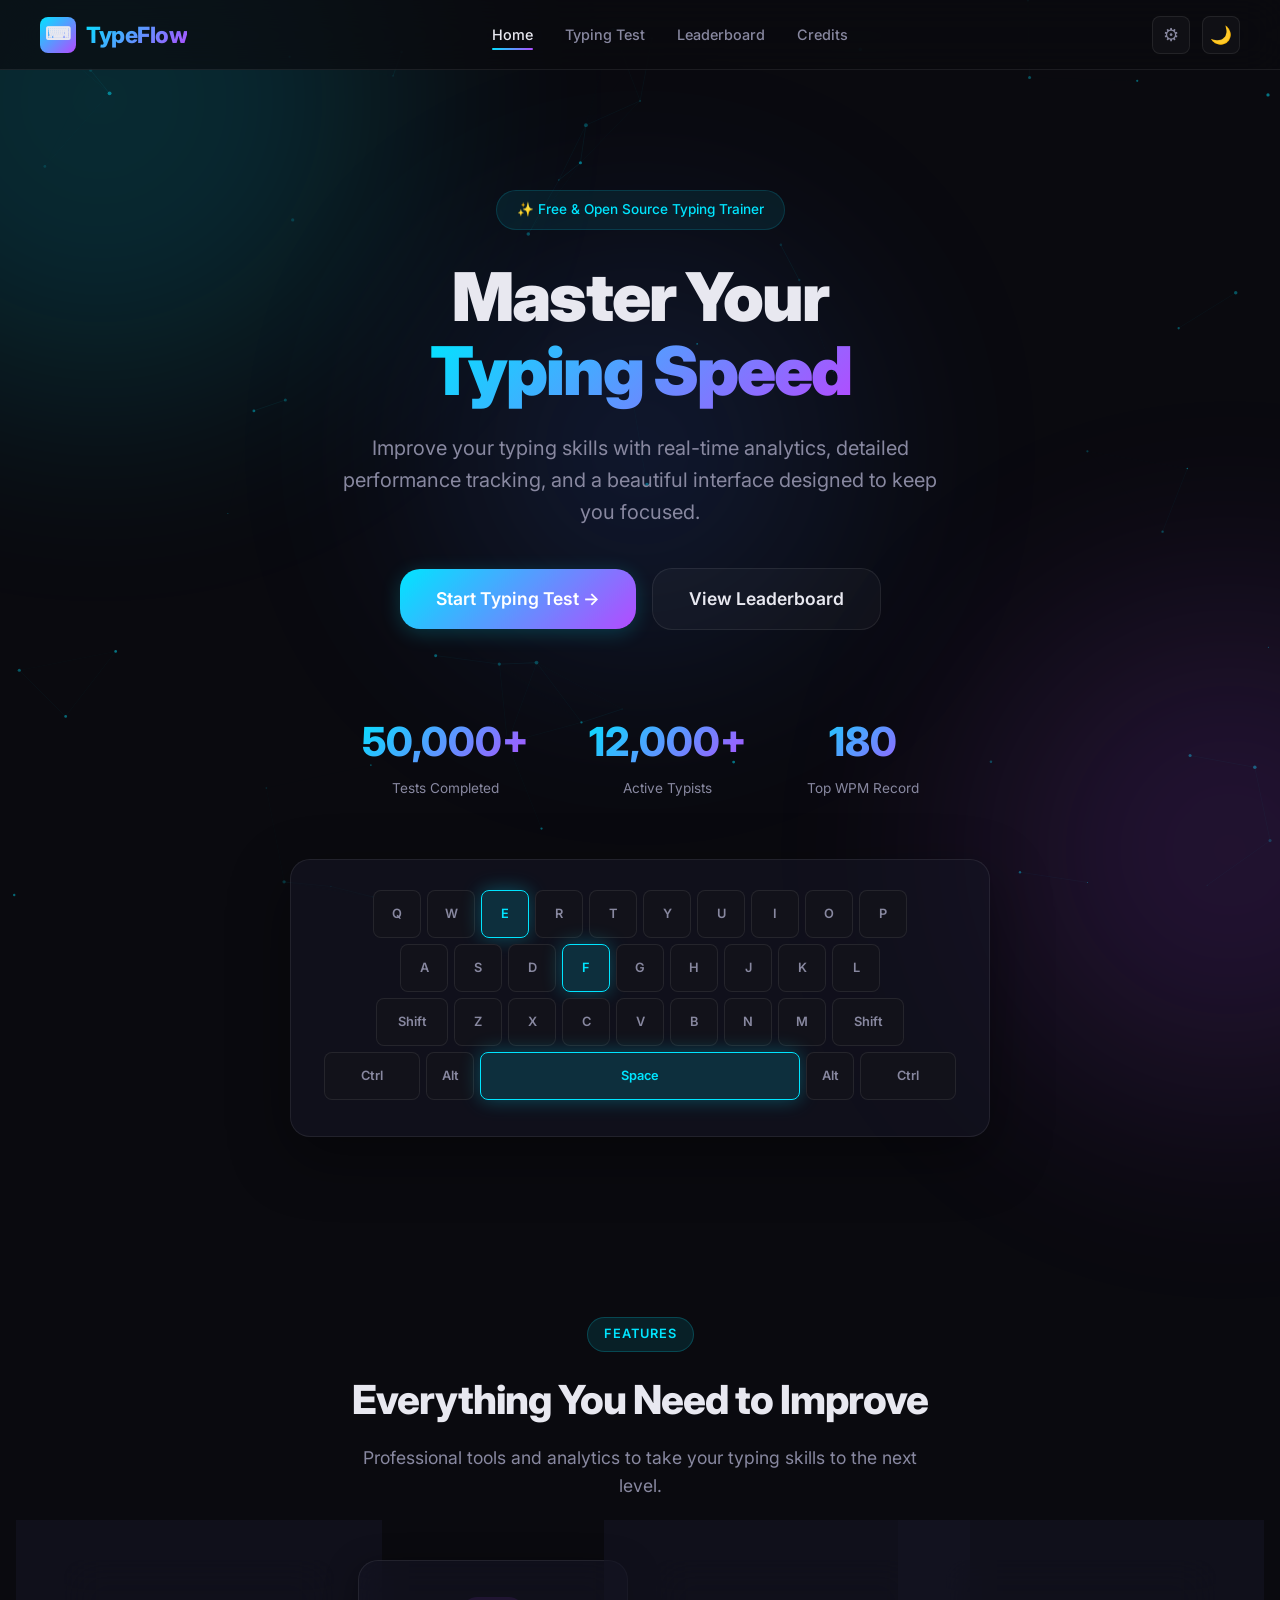
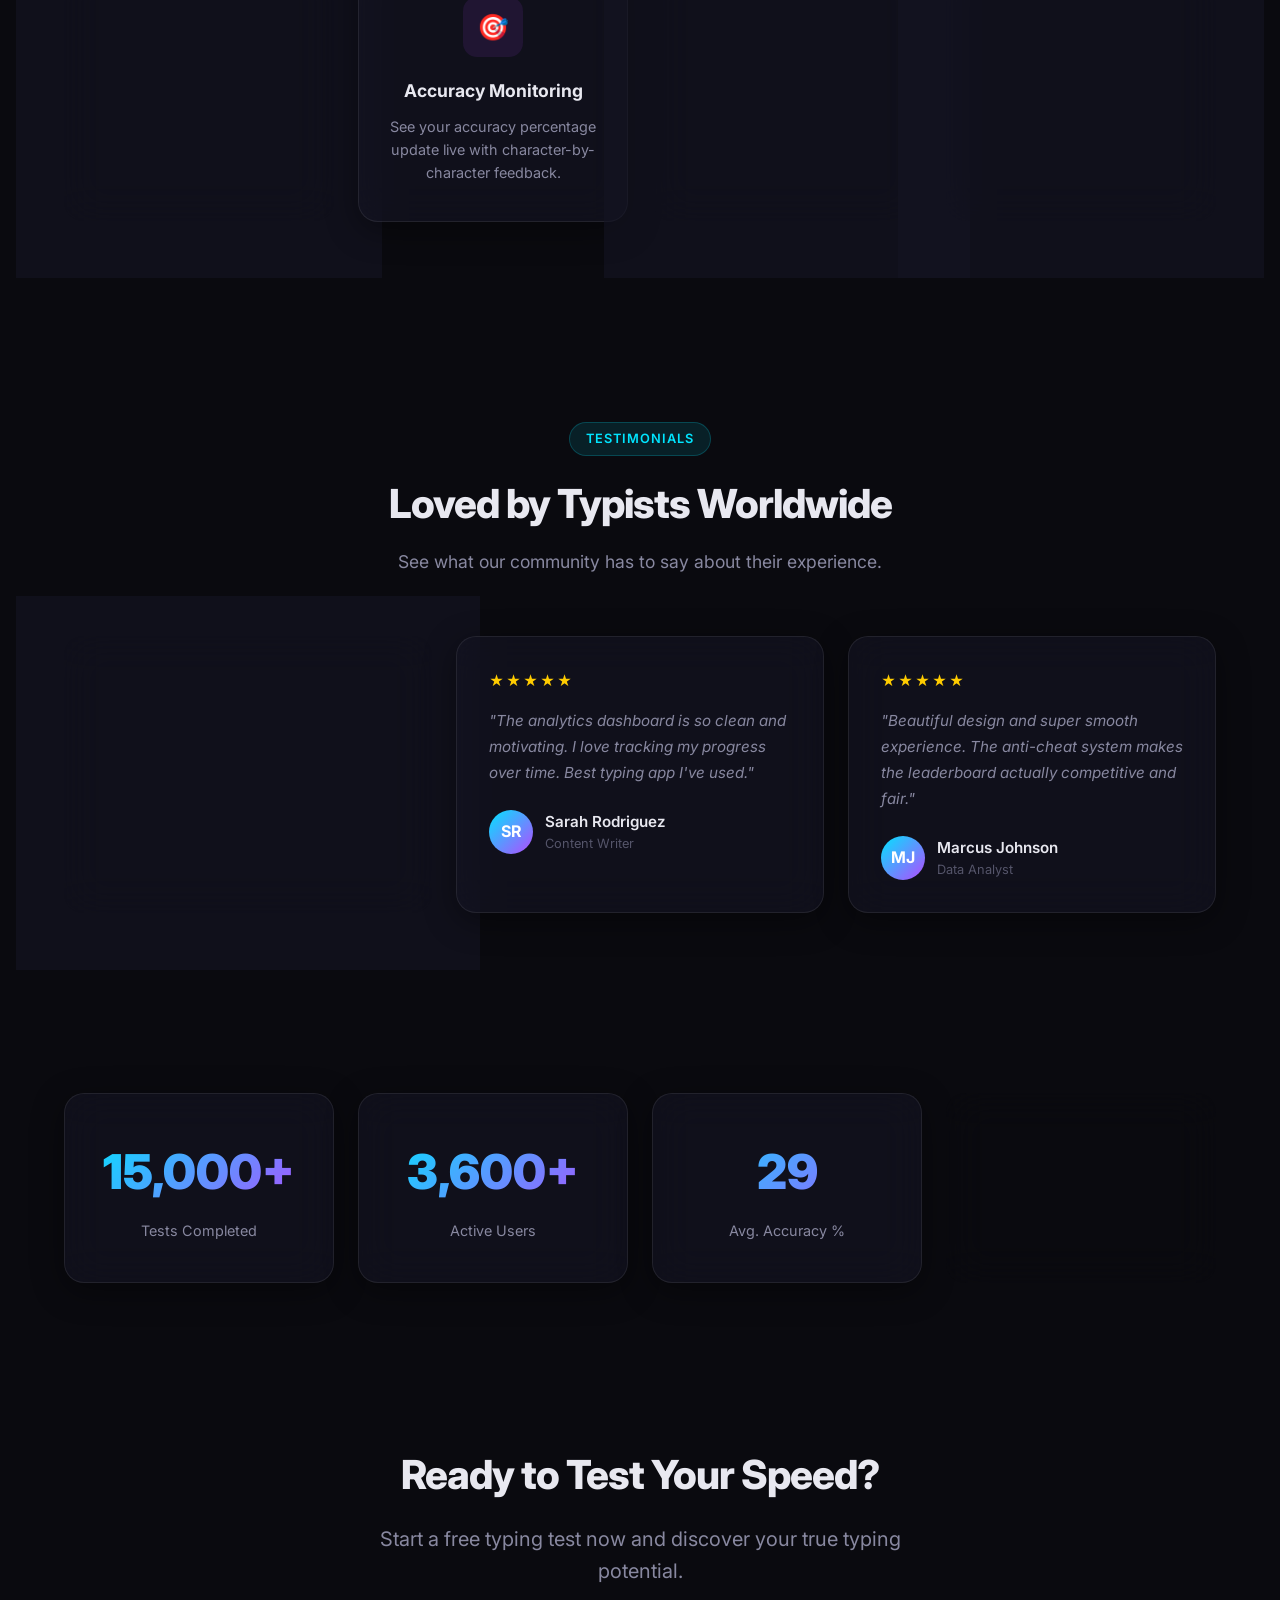
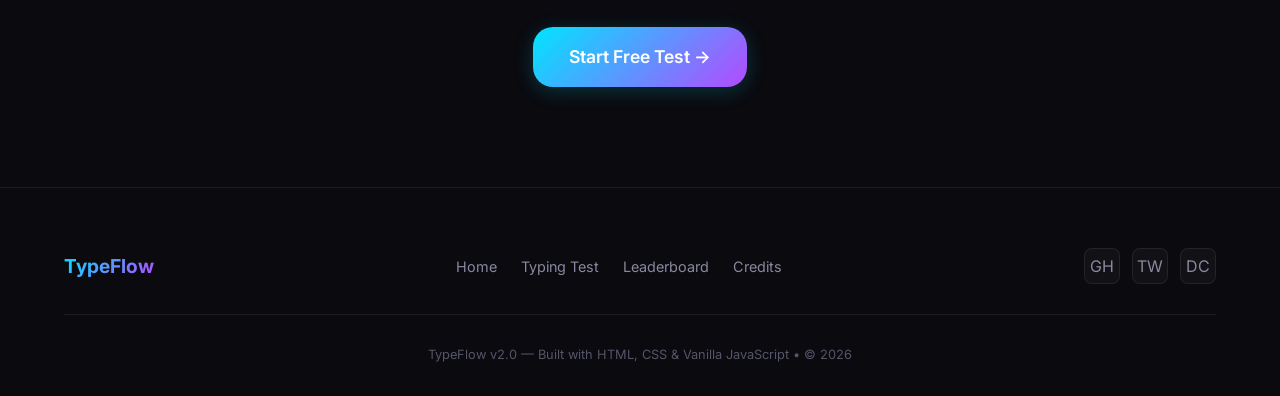
<file: index.html>
<!DOCTYPE html>
<html lang="en" data-theme="dark">
<head>
  <meta charset="UTF-8">
  <meta name="viewport" content="width=device-width, initial-scale=1.0">
  <title>TypeFlow — Master Your Typing Speed</title>
  <link rel="stylesheet" href="style.css">
  <link rel="icon" href="data:image/svg+xml,<svg xmlns='http://www.w3.org/2000/svg' viewBox='0 0 100 100'><text y='.9em' font-size='90'>⌨</text></svg>">
</head>
<body>
  <!-- Background Effects -->
  <canvas id="particles-canvas"></canvas>
  <div class="bg-gradient-orb orb-1"></div>
  <div class="bg-gradient-orb orb-2"></div>
  <div class="bg-gradient-orb orb-3"></div>

  <!-- Navbar -->
  <nav class="navbar">
    <a href="index.html" class="navbar-brand">
      <div class="brand-icon">⌨</div>
      <span>TypeFlow</span>
    </a>
    <div class="navbar-links">
      <a href="index.html" class="active">Home</a>
      <a href="test.html">Typing Test</a>
      <a href="leaderboard.html">Leaderboard</a>
      <a href="credits.html">Credits</a>
    </div>
    <div class="navbar-actions">
      <button class="icon-btn" id="settingsToggle" title="Settings">⚙</button>
      <button class="icon-btn" id="themeToggle" title="Toggle Theme">🌙</button>
    </div>
    <button class="hamburger" id="hamburgerBtn">
      <span></span><span></span><span></span>
    </button>
  </nav>

  <!-- Mobile Menu -->
  <div class="mobile-menu" id="mobileMenu">
    <a href="index.html" class="active">Home</a>
    <a href="test.html">Typing Test</a>
    <a href="leaderboard.html">Leaderboard</a>
    <a href="credits.html">Credits</a>
  </div>

  <!-- Settings Panel -->
  <div class="settings-panel" id="settingsPanel">
    <h3>Settings</h3>
    <div class="setting-group">
      <label>Theme</label>
      <div class="theme-options">
        <button class="theme-option active" data-theme="dark">Dark</button>
        <button class="theme-option" data-theme="light">Light</button>
        <button class="theme-option" data-theme="ocean">Ocean</button>
        <button class="theme-option" data-theme="sunset">Sunset</button>
      </div>
    </div>
    <div class="setting-group">
      <label>Preferences</label>
      <div class="toggle-setting">
        <span>Sound Effects</span>
        <label class="toggle-switch">
          <input type="checkbox" id="soundToggle">
          <span class="toggle-slider"></span>
        </label>
      </div>
      <div class="toggle-setting">
        <span>Particles Background</span>
        <label class="toggle-switch">
          <input type="checkbox" id="particlesToggle" checked>
          <span class="toggle-slider"></span>
        </label>
      </div>
    </div>
  </div>

  <!-- Main Content -->
  <div class="main-content">
    <!-- Hero Section -->
    <section class="hero">
      <div class="container">
        <div class="hero-content">
          <div class="hero-badge">✨ Free &amp; Open Source Typing Trainer</div>
          <h1>
            Master Your<br>
            <span class="gradient-text">Typing Speed</span>
          </h1>
          <p class="hero-subtitle">
            Improve your typing skills with real-time analytics, detailed performance tracking, and a beautiful interface designed to keep you focused.
          </p>
          <div class="hero-cta">
            <a href="test.html" class="btn btn-primary btn-lg">Start Typing Test →</a>
            <a href="leaderboard.html" class="btn btn-secondary btn-lg">View Leaderboard</a>
          </div>
        </div>

        <div class="hero-stats">
          <div class="hero-stat">
            <div class="stat-number" data-count="50000">0</div>
            <div class="stat-label">Tests Completed</div>
          </div>
          <div class="hero-stat">
            <div class="stat-number" data-count="12000">0</div>
            <div class="stat-label">Active Typists</div>
          </div>
          <div class="hero-stat">
            <div class="stat-number" data-count="180">0</div>
            <div class="stat-label">Top WPM Record</div>
          </div>
        </div>

        <div class="hero-visual">
          <div class="keyboard-preview">
            <div class="keyboard-row">
              <div class="key">Q</div><div class="key">W</div><div class="key active-key">E</div>
              <div class="key">R</div><div class="key">T</div><div class="key">Y</div>
              <div class="key">U</div><div class="key">I</div><div class="key">O</div><div class="key">P</div>
            </div>
            <div class="keyboard-row">
              <div class="key">A</div><div class="key">S</div><div class="key">D</div>
              <div class="key active-key">F</div><div class="key">G</div><div class="key">H</div>
              <div class="key">J</div><div class="key">K</div><div class="key">L</div>
            </div>
            <div class="keyboard-row">
              <div class="key wide">Shift</div>
              <div class="key">Z</div><div class="key">X</div><div class="key">C</div>
              <div class="key">V</div><div class="key">B</div><div class="key">N</div>
              <div class="key">M</div><div class="key wide">Shift</div>
            </div>
            <div class="keyboard-row">
              <div class="key wider">Ctrl</div><div class="key">Alt</div>
              <div class="key space-key active-key">Space</div>
              <div class="key">Alt</div><div class="key wider">Ctrl</div>
            </div>
          </div>
        </div>
      </div>
    </section>

    <!-- Features Section -->
    <section class="features">
      <div class="container">
        <div class="section-title">
          <div class="badge">Features</div>
          <h2>Everything You Need to Improve</h2>
          <p>Professional tools and analytics to take your typing skills to the next level.</p>
        </div>
        <div class="features-grid">
          <div class="feature-card glass-card animate-in">
            <div class="feature-icon cyan">⚡</div>
            <h3>Real-time WPM</h3>
            <p>Track your words per minute in real-time as you type with precision measurement.</p>
          </div>
          <div class="feature-card glass-card animate-in animate-in-delay-1">
            <div class="feature-icon purple">🎯</div>
            <h3>Accuracy Monitoring</h3>
            <p>See your accuracy percentage update live with character-by-character feedback.</p>
          </div>
          <div class="feature-card glass-card animate-in animate-in-delay-2">
            <div class="feature-icon blue">🏆</div>
            <h3>Leaderboards</h3>
            <p>Compete with others and track your ranking on our global leaderboard.</p>
          </div>
          <div class="feature-card glass-card animate-in animate-in-delay-3">
            <div class="feature-icon green">📊</div>
            <h3>Performance Analytics</h3>
            <p>Detailed speed graphs, streak counters, and performance grading after each test.</p>
          </div>
        </div>
      </div>
    </section>

    <!-- Testimonials Section -->
    <section class="testimonials">
      <div class="container">
        <div class="section-title">
          <div class="badge">Testimonials</div>
          <h2>Loved by Typists Worldwide</h2>
          <p>See what our community has to say about their experience.</p>
        </div>
        <div class="testimonials-grid">
          <div class="testimonial-card glass-card animate-in">
            <div class="stars">★★★★★</div>
            <p class="quote">"TypeFlow helped me go from 40 WPM to 95 WPM in just two months. The real-time feedback is incredible and keeps me motivated."</p>
            <div class="testimonial-author">
              <div class="testimonial-avatar">AK</div>
              <div class="testimonial-info">
                <h4>Alex Kim</h4>
                <p>Software Developer</p>
              </div>
            </div>
          </div>
          <div class="testimonial-card glass-card animate-in animate-in-delay-1">
            <div class="stars">★★★★★</div>
            <p class="quote">"The analytics dashboard is so clean and motivating. I love tracking my progress over time. Best typing app I've used."</p>
            <div class="testimonial-author">
              <div class="testimonial-avatar">SR</div>
              <div class="testimonial-info">
                <h4>Sarah Rodriguez</h4>
                <p>Content Writer</p>
              </div>
            </div>
          </div>
          <div class="testimonial-card glass-card animate-in animate-in-delay-2">
            <div class="stars">★★★★★</div>
            <p class="quote">"Beautiful design and super smooth experience. The anti-cheat system makes the leaderboard actually competitive and fair."</p>
            <div class="testimonial-author">
              <div class="testimonial-avatar">MJ</div>
              <div class="testimonial-info">
                <h4>Marcus Johnson</h4>
                <p>Data Analyst</p>
              </div>
            </div>
          </div>
        </div>
      </div>
    </section>

    <!-- Stats Counter Section -->
    <section class="stats-section">
      <div class="container">
        <div class="stats-grid">
          <div class="stat-card glass-card animate-in">
            <div class="stat-value" data-count="50000">0</div>
            <div class="stat-desc">Tests Completed</div>
          </div>
          <div class="stat-card glass-card animate-in animate-in-delay-1">
            <div class="stat-value" data-count="12000">0</div>
            <div class="stat-desc">Active Users</div>
          </div>
          <div class="stat-card glass-card animate-in animate-in-delay-2">
            <div class="stat-value" data-count="97">0</div>
            <div class="stat-desc">Avg. Accuracy %</div>
          </div>
          <div class="stat-card glass-card animate-in animate-in-delay-3">
            <div class="stat-value" data-count="4">0</div>
            <div class="stat-desc">Time Modes</div>
          </div>
        </div>
      </div>
    </section>

    <!-- CTA Section -->
    <section class="hero" style="padding: 80px 0 100px;">
      <div class="container">
        <div class="hero-content">
          <h2 style="font-size: 2.5rem; font-weight: 800; letter-spacing: -1px; margin-bottom: 16px;">
            Ready to Test Your Speed?
          </h2>
          <p class="hero-subtitle">
            Start a free typing test now and discover your true typing potential.
          </p>
          <div class="hero-cta">
            <a href="test.html" class="btn btn-primary btn-lg">Start Free Test →</a>
          </div>
        </div>
      </div>
    </section>

    <!-- Footer -->
    <footer class="footer">
      <div class="container">
        <div class="footer-content">
          <div class="footer-brand">
            <span>TypeFlow</span>
          </div>
          <div class="footer-links">
            <a href="index.html">Home</a>
            <a href="test.html">Typing Test</a>
            <a href="leaderboard.html">Leaderboard</a>
            <a href="credits.html">Credits</a>
          </div>
          <div class="footer-social">
            <a href="#" title="GitHub">GH</a>
            <a href="#" title="Twitter">TW</a>
            <a href="#" title="Discord">DC</a>
          </div>
        </div>
        <div class="footer-bottom">
          <p>TypeFlow v2.0 — Built with HTML, CSS &amp; Vanilla JavaScript &bull; © 2026</p>
        </div>
      </div>
    </footer>
  </div>

  <script src="script.js"></script>
</body>
</html>
</file>
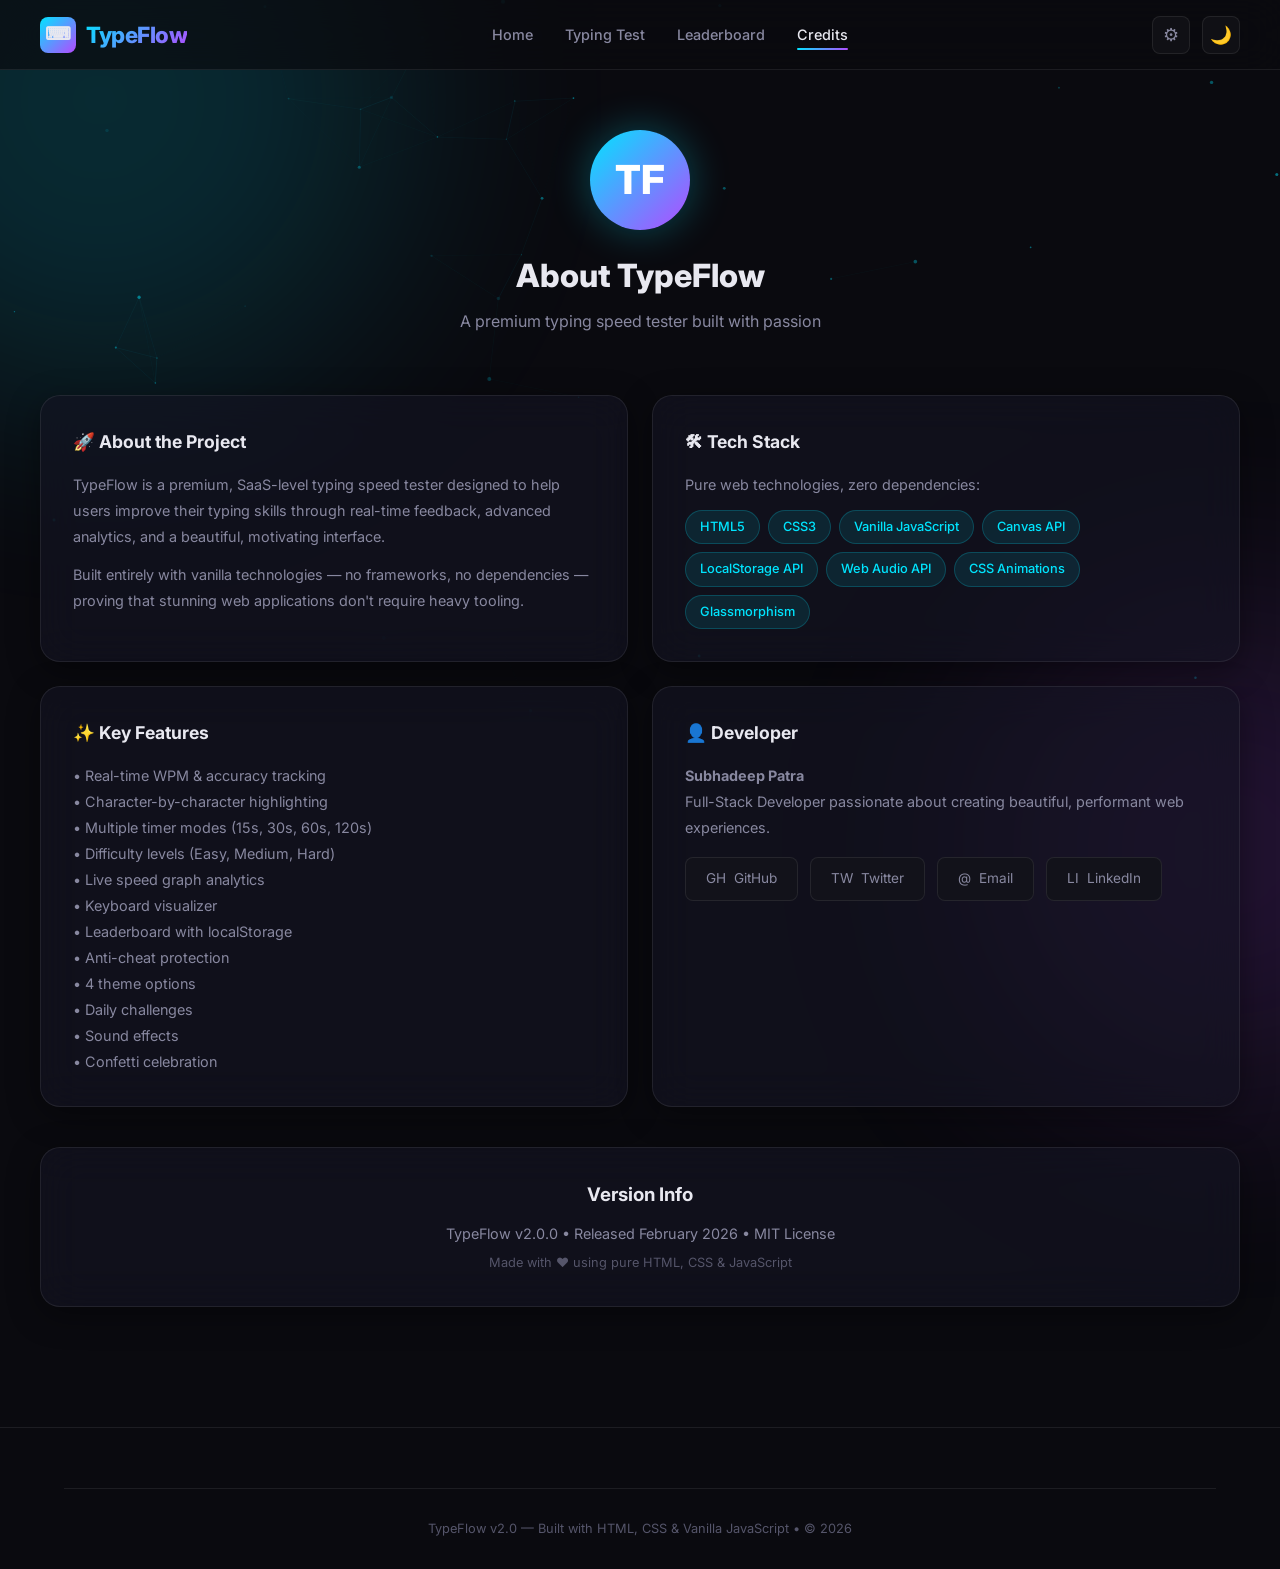
<file: credits.html>
<!DOCTYPE html>
<html lang="en" data-theme="dark">
<head>
  <meta charset="UTF-8">
  <meta name="viewport" content="width=device-width, initial-scale=1.0">
  <title>TypeFlow — Credits</title>
  <link rel="stylesheet" href="style.css">
  <link rel="icon" href="data:image/svg+xml,<svg xmlns='http://www.w3.org/2000/svg' viewBox='0 0 100 100'><text y='.9em' font-size='90'>⌨</text></svg>">
</head>
<body>
  <canvas id="particles-canvas"></canvas>
  <div class="bg-gradient-orb orb-1"></div>
  <div class="bg-gradient-orb orb-2"></div>

  <nav class="navbar">
    <a href="index.html" class="navbar-brand">
      <div class="brand-icon">⌨</div>
      <span>TypeFlow</span>
    </a>
    <div class="navbar-links">
      <a href="index.html">Home</a>
      <a href="test.html">Typing Test</a>
      <a href="leaderboard.html">Leaderboard</a>
      <a href="credits.html" class="active">Credits</a>
    </div>
    <div class="navbar-actions">
      <button class="icon-btn" id="settingsToggle" title="Settings">⚙</button>
      <button class="icon-btn" id="themeToggle" title="Toggle Theme">🌙</button>
    </div>
    <button class="hamburger" id="hamburgerBtn">
      <span></span><span></span><span></span>
    </button>
  </nav>

  <div class="mobile-menu" id="mobileMenu">
    <a href="index.html">Home</a>
    <a href="test.html">Typing Test</a>
    <a href="leaderboard.html">Leaderboard</a>
    <a href="credits.html" class="active">Credits</a>
  </div>

  <div class="settings-panel" id="settingsPanel">
    <h3>Settings</h3>
    <div class="setting-group">
      <label>Theme</label>
      <div class="theme-options">
        <button class="theme-option active" data-theme="dark">Dark</button>
        <button class="theme-option" data-theme="light">Light</button>
        <button class="theme-option" data-theme="ocean">Ocean</button>
        <button class="theme-option" data-theme="sunset">Sunset</button>
      </div>
    </div>
    <div class="setting-group">
      <label>Preferences</label>
      <div class="toggle-setting">
        <span>Sound Effects</span>
        <label class="toggle-switch">
          <input type="checkbox" id="soundToggle">
          <span class="toggle-slider"></span>
        </label>
      </div>
      <div class="toggle-setting">
        <span>Particles Background</span>
        <label class="toggle-switch">
          <input type="checkbox" id="particlesToggle" checked>
          <span class="toggle-slider"></span>
        </label>
      </div>
    </div>
  </div>

  <div class="main-content">
    <div class="container credits-page">
      <div class="credits-hero animate-in">
        <div class="dev-avatar">TF</div>
        <h1>About TypeFlow</h1>
        <p>A premium typing speed tester built with passion</p>
      </div>

      <div class="credits-grid">
        <div class="credit-card glass-card animate-in">
          <h3>🚀 About the Project</h3>
          <p>TypeFlow is a premium, SaaS-level typing speed tester designed to help users improve their typing skills through real-time feedback, advanced analytics, and a beautiful, motivating interface.</p>
          <p style="margin-top:12px;">Built entirely with vanilla technologies — no frameworks, no dependencies — proving that stunning web applications don't require heavy tooling.</p>
        </div>

        <div class="credit-card glass-card animate-in animate-in-delay-1">
          <h3>🛠 Tech Stack</h3>
          <p>Pure web technologies, zero dependencies:</p>
          <div class="tech-tags">
            <span class="tech-tag">HTML5</span>
            <span class="tech-tag">CSS3</span>
            <span class="tech-tag">Vanilla JavaScript</span>
            <span class="tech-tag">Canvas API</span>
            <span class="tech-tag">LocalStorage API</span>
            <span class="tech-tag">Web Audio API</span>
            <span class="tech-tag">CSS Animations</span>
            <span class="tech-tag">Glassmorphism</span>
          </div>
        </div>

        <div class="credit-card glass-card animate-in animate-in-delay-2">
          <h3>✨ Key Features</h3>
          <ul>
            <li>• Real-time WPM &amp; accuracy tracking</li>
            <li>• Character-by-character highlighting</li>
            <li>• Multiple timer modes (15s, 30s, 60s, 120s)</li>
            <li>• Difficulty levels (Easy, Medium, Hard)</li>
            <li>• Live speed graph analytics</li>
            <li>• Keyboard visualizer</li>
            <li>• Leaderboard with localStorage</li>
            <li>• Anti-cheat protection</li>
            <li>• 4 theme options</li>
            <li>• Daily challenges</li>
            <li>• Sound effects</li>
            <li>• Confetti celebration</li>
          </ul>
        </div>

        <div class="credit-card glass-card animate-in animate-in-delay-3">
          <h3>👤 Developer</h3>
          <p><strong>Subhadeep Patra</strong></p>
          <p>Full-Stack Developer passionate about creating beautiful, performant web experiences.</p>
          <div class="contact-links">
            <a href="https://github.com/Princexx2004" class="contact-link">
              <span>GH</span> GitHub
            </a>
            <a href="https://x.com/subhadeepx007" class="contact-link">
              <span>TW</span> Twitter
            </a>
            <a href="prince.midnapore@gmail.com" class="contact-link">
              <span>@</span> Email
            </a>
            <a href="www.linkedin.com/in/subhadeep-patra-132b82307" class="contact-link">
              <span>LI</span> LinkedIn
            </a>
          </div>
        </div>
      </div>

      <div class="glass-card animate-in" style="padding:32px; text-align:center; margin-top:20px;">
        <h3 style="margin-bottom:12px;">Version Info</h3>
        <p style="color:var(--text-secondary); font-size:0.9rem;">
          TypeFlow v2.0.0 &bull; Released February 2026 &bull; MIT License
        </p>
        <p style="color:var(--text-muted); font-size:0.8rem; margin-top:8px;">
          Made with ❤ using pure HTML, CSS &amp; JavaScript
        </p>
      </div>
    </div>
  </div>

  <footer class="footer" style="margin-top:60px;">
    <div class="container">
      <div class="footer-bottom">
        <p>TypeFlow v2.0 — Built with HTML, CSS &amp; Vanilla JavaScript &bull; © 2026</p>
      </div>
    </div>
  </footer>

  <script src="script.js"></script>
</body>
</html>
</file>
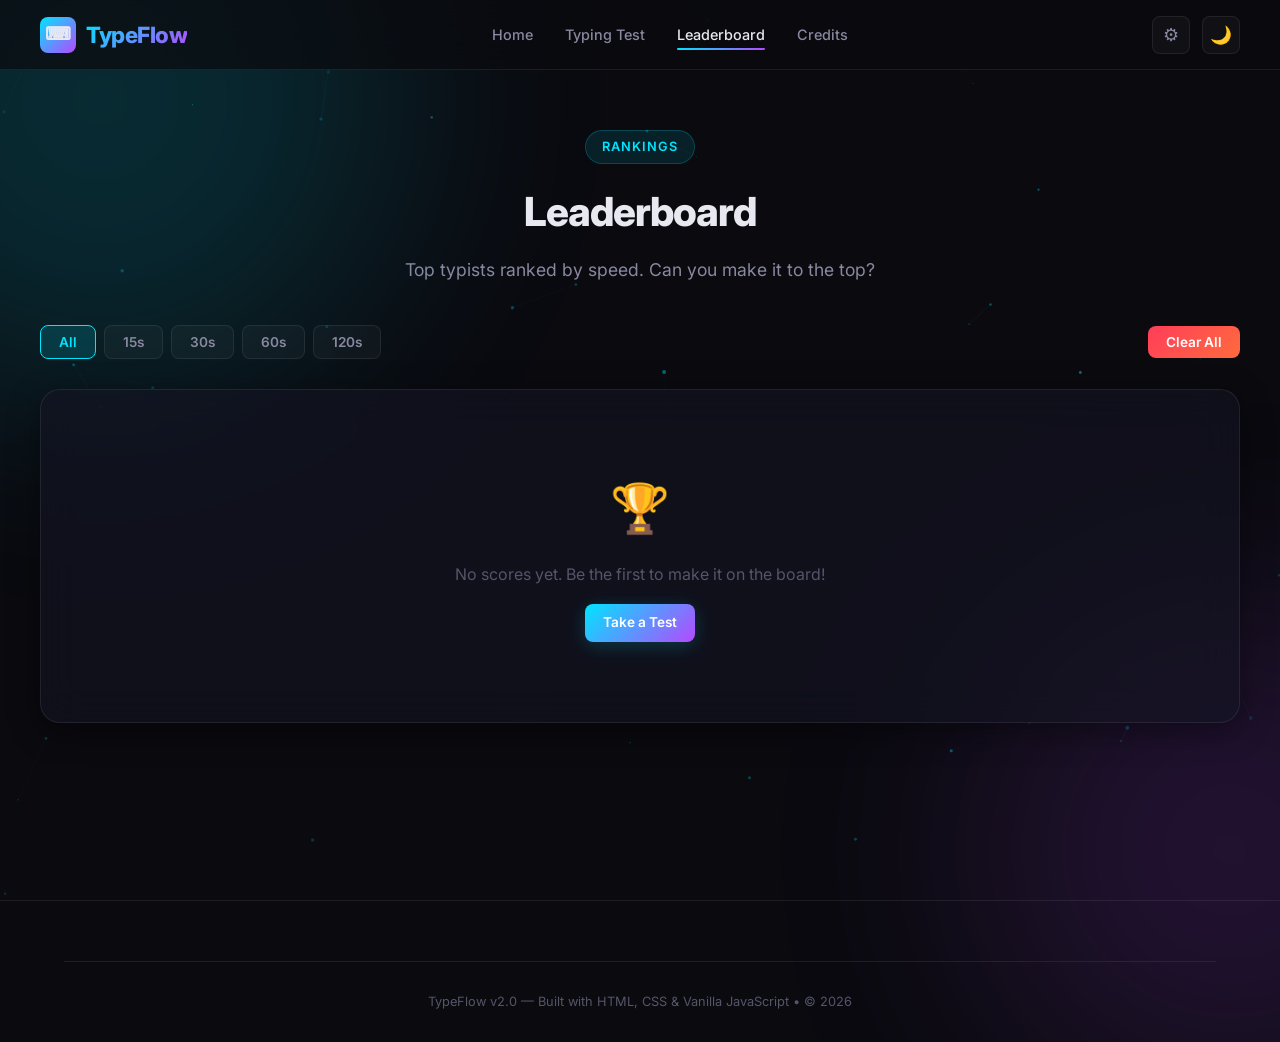
<file: leaderboard.html>
<!DOCTYPE html>
<html lang="en" data-theme="dark">
<head>
  <meta charset="UTF-8">
  <meta name="viewport" content="width=device-width, initial-scale=1.0">
  <title>TypeFlow — Leaderboard</title>
  <link rel="stylesheet" href="style.css">
  <link rel="icon" href="data:image/svg+xml,<svg xmlns='http://www.w3.org/2000/svg' viewBox='0 0 100 100'><text y='.9em' font-size='90'>⌨</text></svg>">
</head>
<body>
  <canvas id="particles-canvas"></canvas>
  <div class="bg-gradient-orb orb-1"></div>
  <div class="bg-gradient-orb orb-2"></div>

  <nav class="navbar">
    <a href="index.html" class="navbar-brand">
      <div class="brand-icon">⌨</div>
      <span>TypeFlow</span>
    </a>
    <div class="navbar-links">
      <a href="index.html">Home</a>
      <a href="test.html">Typing Test</a>
      <a href="leaderboard.html" class="active">Leaderboard</a>
      <a href="credits.html">Credits</a>
    </div>
    <div class="navbar-actions">
      <button class="icon-btn" id="settingsToggle" title="Settings">⚙</button>
      <button class="icon-btn" id="themeToggle" title="Toggle Theme">🌙</button>
    </div>
    <button class="hamburger" id="hamburgerBtn">
      <span></span><span></span><span></span>
    </button>
  </nav>

  <div class="mobile-menu" id="mobileMenu">
    <a href="index.html">Home</a>
    <a href="test.html">Typing Test</a>
    <a href="leaderboard.html" class="active">Leaderboard</a>
    <a href="credits.html">Credits</a>
  </div>

  <div class="settings-panel" id="settingsPanel">
    <h3>Settings</h3>
    <div class="setting-group">
      <label>Theme</label>
      <div class="theme-options">
        <button class="theme-option active" data-theme="dark">Dark</button>
        <button class="theme-option" data-theme="light">Light</button>
        <button class="theme-option" data-theme="ocean">Ocean</button>
        <button class="theme-option" data-theme="sunset">Sunset</button>
      </div>
    </div>
    <div class="setting-group">
      <label>Preferences</label>
      <div class="toggle-setting">
        <span>Sound Effects</span>
        <label class="toggle-switch">
          <input type="checkbox" id="soundToggle">
          <span class="toggle-slider"></span>
        </label>
      </div>
      <div class="toggle-setting">
        <span>Particles Background</span>
        <label class="toggle-switch">
          <input type="checkbox" id="particlesToggle" checked>
          <span class="toggle-slider"></span>
        </label>
      </div>
    </div>
  </div>

  <div class="main-content">
    <div class="container leaderboard-page">
      <div class="section-title" style="margin-bottom:40px;">
        <div class="badge">Rankings</div>
        <h2>Leaderboard</h2>
        <p>Top typists ranked by speed. Can you make it to the top?</p>
      </div>

      <div class="leaderboard-header">
        <div class="leaderboard-filters">
          <button class="filter-btn active" data-filter="all">All</button>
          <button class="filter-btn" data-filter="15">15s</button>
          <button class="filter-btn" data-filter="30">30s</button>
          <button class="filter-btn" data-filter="60">60s</button>
          <button class="filter-btn" data-filter="120">120s</button>
        </div>
        <button class="btn btn-danger btn-sm" id="clearLeaderboard">Clear All</button>
      </div>

      <div class="glass-card" style="padding:0; overflow:hidden;">
        <div class="leaderboard-table-wrap">
          <table class="leaderboard-table">
            <thead>
              <tr>
                <th>Rank</th>
                <th>Name</th>
                <th>WPM</th>
                <th>Accuracy</th>
                <th>Mode</th>
                <th>Date</th>
              </tr>
            </thead>
            <tbody id="leaderboardBody">
            </tbody>
          </table>
        </div>
        <div class="leaderboard-empty" id="leaderboardEmpty" style="display:none;">
          <div class="empty-icon">🏆</div>
          <p>No scores yet. Be the first to make it on the board!</p>
          <a href="test.html" class="btn btn-primary btn-sm" style="margin-top:16px;">Take a Test</a>
        </div>
      </div>
    </div>
  </div>

  <footer class="footer">
    <div class="container">
      <div class="footer-bottom">
        <p>TypeFlow v2.0 — Built with HTML, CSS &amp; Vanilla JavaScript &bull; © 2026</p>
      </div>
    </div>
  </footer>

  <script src="script.js"></script>
</body>
</html>
</file>
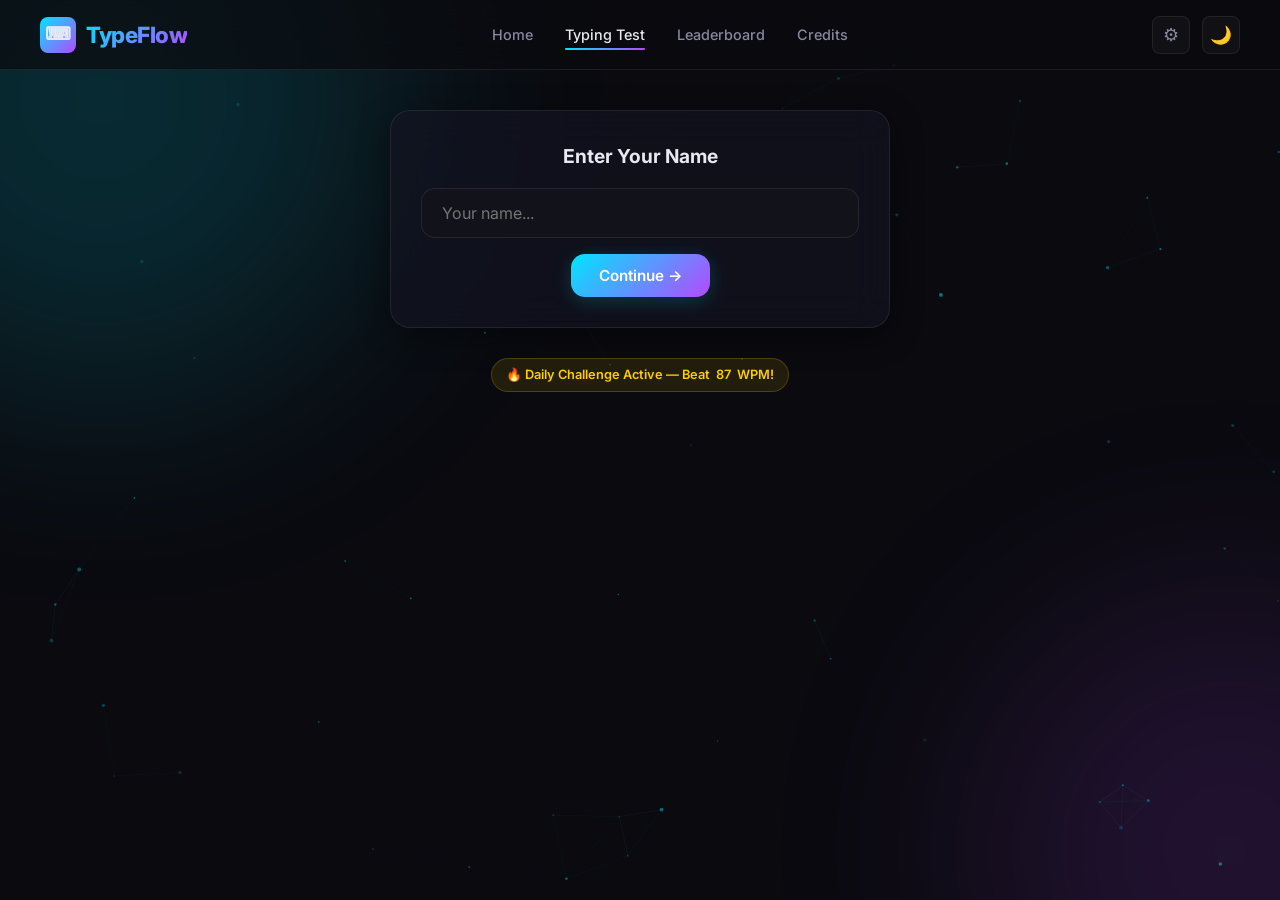
<file: test.html>
<!DOCTYPE html>
<html lang="en" data-theme="dark">
<head>
  <meta charset="UTF-8">
  <meta name="viewport" content="width=device-width, initial-scale=1.0">
  <title>TypeFlow — Typing Test</title>
  <link rel="stylesheet" href="style.css">
  <link rel="icon" href="data:image/svg+xml,<svg xmlns='http://www.w3.org/2000/svg' viewBox='0 0 100 100'><text y='.9em' font-size='90'>⌨</text></svg>">
</head>
<body>
  <canvas id="particles-canvas"></canvas>
  <div class="bg-gradient-orb orb-1"></div>
  <div class="bg-gradient-orb orb-2"></div>

  <!-- Navbar -->
  <nav class="navbar">
    <a href="index.html" class="navbar-brand">
      <div class="brand-icon">⌨</div>
      <span>TypeFlow</span>
    </a>
    <div class="navbar-links">
      <a href="index.html">Home</a>
      <a href="test.html" class="active">Typing Test</a>
      <a href="leaderboard.html">Leaderboard</a>
      <a href="credits.html">Credits</a>
    </div>
    <div class="navbar-actions">
      <button class="icon-btn" id="settingsToggle" title="Settings">⚙</button>
      <button class="icon-btn" id="themeToggle" title="Toggle Theme">🌙</button>
    </div>
    <button class="hamburger" id="hamburgerBtn">
      <span></span><span></span><span></span>
    </button>
  </nav>

  <div class="mobile-menu" id="mobileMenu">
    <a href="index.html">Home</a>
    <a href="test.html" class="active">Typing Test</a>
    <a href="leaderboard.html">Leaderboard</a>
    <a href="credits.html">Credits</a>
  </div>

  <!-- Settings Panel -->
  <div class="settings-panel" id="settingsPanel">
    <h3>Settings</h3>
    <div class="setting-group">
      <label>Theme</label>
      <div class="theme-options">
        <button class="theme-option active" data-theme="dark">Dark</button>
        <button class="theme-option" data-theme="light">Light</button>
        <button class="theme-option" data-theme="ocean">Ocean</button>
        <button class="theme-option" data-theme="sunset">Sunset</button>
      </div>
    </div>
    <div class="setting-group">
      <label>Preferences</label>
      <div class="toggle-setting">
        <span>Sound Effects</span>
        <label class="toggle-switch">
          <input type="checkbox" id="soundToggle">
          <span class="toggle-slider"></span>
        </label>
      </div>
      <div class="toggle-setting">
        <span>Particles Background</span>
        <label class="toggle-switch">
          <input type="checkbox" id="particlesToggle" checked>
          <span class="toggle-slider"></span>
        </label>
      </div>
    </div>
  </div>

  <div class="main-content">
    <div class="container test-page">

      <!-- User Setup -->
      <div class="user-setup glass-card" id="userSetup">
        <h3>Enter Your Name</h3>
        <input type="text" id="userName" placeholder="Your name..." maxlength="20" autocomplete="off">
        <button class="btn btn-primary" id="startSetup">Continue →</button>
      </div>

      <!-- Daily Challenge -->
      <div style="text-align:center; margin-bottom: 20px;" id="dailyChallengeArea">
        <div class="daily-challenge-badge" id="dailyBadge" style="display:none;">
          🔥 Daily Challenge Active — Beat <span id="dailyTarget">0</span> WPM!
        </div>
      </div>

      <!-- Controls -->
      <div class="test-controls" id="testControls" style="display:none;">
        <button class="time-btn active" data-time="15">15s</button>
        <button class="time-btn" data-time="30">30s</button>
        <button class="time-btn" data-time="60">60s</button>
        <button class="time-btn" data-time="120">120s</button>
        <div class="controls-divider"></div>
        <button class="difficulty-btn active" data-difficulty="easy">Easy</button>
        <button class="difficulty-btn" data-difficulty="medium">Medium</button>
        <button class="difficulty-btn" data-difficulty="hard">Hard</button>
      </div>

      <!-- Stats Bar -->
      <div class="test-stats" id="testStats" style="display:none;">
        <div class="test-stat">
          <div class="stat-label">WPM</div>
          <div class="stat-value wpm" id="liveWpm">0</div>
        </div>
        <div class="test-stat">
          <div class="stat-label">Accuracy</div>
          <div class="stat-value accuracy" id="liveAccuracy">100%</div>
        </div>
        <div class="test-stat">
          <div class="stat-label">Errors</div>
          <div class="stat-value errors" id="liveErrors">0</div>
        </div>
        <div class="test-stat">
          <div class="stat-label">Time</div>
          <div class="stat-value timer" id="liveTimer">15</div>
        </div>
        <div class="test-stat">
          <div class="stat-label">Chars</div>
          <div class="stat-value chars" id="liveChars">0</div>
        </div>
      </div>

      <!-- Progress Bar -->
      <div class="progress-container" id="progressContainer" style="display:none;">
        <div class="progress-bar" id="progressBar"></div>
      </div>

      <!-- Typing Area -->
      <div class="typing-area glass-card" id="typingArea" style="display:none;">
        <div class="typing-text" id="typingText"></div>
        <input type="text" class="typing-input" id="typingInput" autocomplete="off" autocapitalize="off" autocorrect="off" spellcheck="false">
        <div class="typing-overlay" id="typingOverlay">Click here or press any key to start</div>
      </div>

      <!-- Action Buttons -->
      <div class="test-actions" id="testActions" style="display:none;">
        <button class="btn btn-secondary" id="restartBtn">↻ Restart</button>
        <button class="btn btn-danger btn-sm" id="stopBtn">■ Stop</button>
      </div>

      <!-- Analytics Panel -->
      <div class="analytics-panel glass-card" id="analyticsPanel" style="display:none;">
        <h3>📊 Live Analytics</h3>
        <div class="chart-container">
          <canvas id="speedChart"></canvas>
        </div>
        <div class="analytics-stats">
          <div class="analytics-stat">
            <div class="label">Best Streak</div>
            <div class="value" id="bestStreak">0</div>
          </div>
          <div class="analytics-stat">
            <div class="label">Avg Speed</div>
            <div class="value" id="avgSpeed">0</div>
          </div>
          <div class="analytics-stat">
            <div class="label">Consistency</div>
            <div class="value" id="consistency">0%</div>
          </div>
        </div>
      </div>

      <!-- Keyboard Visualizer -->
      <div class="keyboard-visualizer glass-card" id="keyboardViz" style="display:none;">
        <h3>⌨ Keyboard</h3>
        <div class="kb-row">
          <div class="kb-key" data-key="q">Q</div><div class="kb-key" data-key="w">W</div>
          <div class="kb-key" data-key="e">E</div><div class="kb-key" data-key="r">R</div>
          <div class="kb-key" data-key="t">T</div><div class="kb-key" data-key="y">Y</div>
          <div class="kb-key" data-key="u">U</div><div class="kb-key" data-key="i">I</div>
          <div class="kb-key" data-key="o">O</div><div class="kb-key" data-key="p">P</div>
        </div>
        <div class="kb-row">
          <div class="kb-key" data-key="a">A</div><div class="kb-key" data-key="s">S</div>
          <div class="kb-key" data-key="d">D</div><div class="kb-key" data-key="f">F</div>
          <div class="kb-key" data-key="g">G</div><div class="kb-key" data-key="h">H</div>
          <div class="kb-key" data-key="j">J</div><div class="kb-key" data-key="k">K</div>
          <div class="kb-key" data-key="l">L</div>
        </div>
        <div class="kb-row">
          <div class="kb-key wide-kb" data-key="shift">⇧</div>
          <div class="kb-key" data-key="z">Z</div><div class="kb-key" data-key="x">X</div>
          <div class="kb-key" data-key="c">C</div><div class="kb-key" data-key="v">V</div>
          <div class="kb-key" data-key="b">B</div><div class="kb-key" data-key="n">N</div>
          <div class="kb-key" data-key="m">M</div>
          <div class="kb-key wide-kb" data-key="backspace">⌫</div>
        </div>
        <div class="kb-row">
          <div class="kb-key space-kb" data-key=" ">Space</div>
        </div>
      </div>

    </div>
  </div>

  <!-- Results Modal -->
  <div class="modal-overlay" id="resultsModal">
    <div class="modal glass-card">
      <div class="result-grade" id="resultGrade">Pro</div>
      <h2>Test Complete!</h2>
      <div class="result-stats">
        <div class="result-stat">
          <div class="label">WPM</div>
          <div class="value wpm-val" id="resultWpm">0</div>
        </div>
        <div class="result-stat">
          <div class="label">Accuracy</div>
          <div class="value acc-val" id="resultAccuracy">0%</div>
        </div>
        <div class="result-stat">
          <div class="label">Mistakes</div>
          <div class="value err-val" id="resultErrors">0</div>
        </div>
        <div class="result-stat">
          <div class="label">Time</div>
          <div class="value time-val" id="resultTime">0s</div>
        </div>
      </div>
      <div class="modal-actions">
        <button class="btn btn-primary" id="saveScoreBtn">💾 Save Score</button>
        <button class="btn btn-secondary" id="retryBtn">↻ Retry</button>
      </div>
    </div>
  </div>

  <canvas id="confetti-canvas"></canvas>

  <script src="script.js"></script>
</body>
</html>
</file>
<file: style.css>
/* ============================================
   TypeFlow - Premium Typing Speed Tester
   style.css - Complete Stylesheet
   ============================================ */

@import url('https://fonts.googleapis.com/css2?family=Inter:wght@300;400;500;600;700;800;900&display=swap');

/* ── CSS Variables ── */
:root {
  --bg-primary: #0a0a0f;
  --bg-secondary: #12121a;
  --bg-card: rgba(20, 20, 35, 0.6);
  --bg-card-hover: rgba(30, 30, 50, 0.8);
  --bg-glass: rgba(255, 255, 255, 0.03);
  --bg-glass-border: rgba(255, 255, 255, 0.08);
  --text-primary: #e8e8f0;
  --text-secondary: #8888a0;
  --text-muted: #55556a;
  --accent-cyan: #00e5ff;
  --accent-purple: #b44aff;
  --accent-blue: #3d7aff;
  --accent-green: #00ff88;
  --accent-red: #ff3d5a;
  --accent-yellow: #ffcc00;
  --gradient-primary: linear-gradient(135deg, #00e5ff, #b44aff);
  --gradient-secondary: linear-gradient(135deg, #3d7aff, #00e5ff);
  --gradient-accent: linear-gradient(135deg, #b44aff, #ff3d5a);
  --glow-cyan: 0 0 20px rgba(0, 229, 255, 0.3);
  --glow-purple: 0 0 20px rgba(180, 74, 255, 0.3);
  --glow-green: 0 0 15px rgba(0, 255, 136, 0.4);
  --glow-red: 0 0 15px rgba(255, 61, 90, 0.4);
  --radius-sm: 8px;
  --radius-md: 14px;
  --radius-lg: 20px;
  --radius-xl: 28px;
  --shadow-card: 0 8px 32px rgba(0, 0, 0, 0.4);
  --shadow-elevated: 0 16px 48px rgba(0, 0, 0, 0.5);
  --transition-fast: 0.2s ease;
  --transition-normal: 0.3s ease;
  --transition-slow: 0.5s ease;
  --font: 'Inter', -apple-system, BlinkMacSystemFont, sans-serif;
  --navbar-height: 70px;
}

/* Light theme */
[data-theme="light"] {
  --bg-primary: #f0f0f5;
  --bg-secondary: #e4e4ec;
  --bg-card: rgba(255, 255, 255, 0.7);
  --bg-card-hover: rgba(255, 255, 255, 0.9);
  --bg-glass: rgba(255, 255, 255, 0.5);
  --bg-glass-border: rgba(0, 0, 0, 0.08);
  --text-primary: #1a1a2e;
  --text-secondary: #555570;
  --text-muted: #9999aa;
  --shadow-card: 0 8px 32px rgba(0, 0, 0, 0.1);
  --shadow-elevated: 0 16px 48px rgba(0, 0, 0, 0.15);
}

/* Theme: Ocean */
[data-theme="ocean"] {
  --bg-primary: #041225;
  --bg-secondary: #081830;
  --bg-card: rgba(8, 24, 48, 0.7);
  --bg-card-hover: rgba(12, 32, 60, 0.9);
  --accent-cyan: #00bcd4;
  --accent-purple: #7c4dff;
  --gradient-primary: linear-gradient(135deg, #00bcd4, #7c4dff);
}

/* Theme: Sunset */
[data-theme="sunset"] {
  --bg-primary: #1a0a1e;
  --bg-secondary: #250f2a;
  --bg-card: rgba(37, 15, 42, 0.7);
  --bg-card-hover: rgba(50, 20, 55, 0.9);
  --accent-cyan: #ff6b9d;
  --accent-purple: #ff8a00;
  --gradient-primary: linear-gradient(135deg, #ff6b9d, #ff8a00);
}

/* ── Reset & Base ── */
*, *::before, *::after {
  margin: 0;
  padding: 0;
  box-sizing: border-box;
}

html {
  scroll-behavior: smooth;
  font-size: 16px;
}

body {
  font-family: var(--font);
  background: var(--bg-primary);
  color: var(--text-primary);
  line-height: 1.6;
  min-height: 100vh;
  overflow-x: hidden;
  -webkit-font-smoothing: antialiased;
}

a { color: inherit; text-decoration: none; }
button { cursor: pointer; font-family: var(--font); border: none; outline: none; }
ul { list-style: none; }
img { max-width: 100%; display: block; }
input, textarea { font-family: var(--font); }

::selection {
  background: var(--accent-cyan);
  color: var(--bg-primary);
}

::-webkit-scrollbar { width: 6px; }
::-webkit-scrollbar-track { background: var(--bg-primary); }
::-webkit-scrollbar-thumb {
  background: var(--accent-purple);
  border-radius: 3px;
}

/* ── Animated Background ── */
#particles-canvas {
  position: fixed;
  top: 0;
  left: 0;
  width: 100%;
  height: 100%;
  z-index: 0;
  pointer-events: none;
}

.bg-gradient-orb {
  position: fixed;
  border-radius: 50%;
  filter: blur(120px);
  opacity: 0.15;
  z-index: 0;
  pointer-events: none;
}

.bg-gradient-orb.orb-1 {
  width: 600px; height: 600px;
  background: var(--accent-cyan);
  top: -200px; left: -200px;
  animation: orbFloat 20s ease-in-out infinite;
}

.bg-gradient-orb.orb-2 {
  width: 500px; height: 500px;
  background: var(--accent-purple);
  bottom: -200px; right: -200px;
  animation: orbFloat 25s ease-in-out infinite reverse;
}

.bg-gradient-orb.orb-3 {
  width: 400px; height: 400px;
  background: var(--accent-blue);
  top: 50%; left: 50%;
  transform: translate(-50%, -50%);
  animation: orbPulse 15s ease-in-out infinite;
}

@keyframes orbFloat {
  0%, 100% { transform: translate(0, 0) scale(1); }
  33% { transform: translate(100px, -50px) scale(1.1); }
  66% { transform: translate(-50px, 80px) scale(0.9); }
}

@keyframes orbPulse {
  0%, 100% { opacity: 0.1; transform: translate(-50%, -50%) scale(1); }
  50% { opacity: 0.2; transform: translate(-50%, -50%) scale(1.3); }
}

/* ── Navbar ── */
.navbar {
  position: fixed;
  top: 0;
  left: 0;
  right: 0;
  height: var(--navbar-height);
  display: flex;
  align-items: center;
  justify-content: space-between;
  padding: 0 40px;
  background: rgba(10, 10, 15, 0.7);
  backdrop-filter: blur(20px);
  -webkit-backdrop-filter: blur(20px);
  border-bottom: 1px solid var(--bg-glass-border);
  z-index: 1000;
  transition: var(--transition-normal);
}

[data-theme="light"] .navbar {
  background: rgba(240, 240, 245, 0.8);
}

.navbar-brand {
  display: flex;
  align-items: center;
  gap: 10px;
  font-size: 1.4rem;
  font-weight: 800;
  letter-spacing: -0.5px;
}

.navbar-brand .brand-icon {
  width: 36px;
  height: 36px;
  background: var(--gradient-primary);
  border-radius: var(--radius-sm);
  display: flex;
  align-items: center;
  justify-content: center;
  font-size: 1.1rem;
}

.navbar-brand span {
  background: var(--gradient-primary);
  -webkit-background-clip: text;
  -webkit-text-fill-color: transparent;
  background-clip: text;
}

.navbar-links {
  display: flex;
  align-items: center;
  gap: 32px;
}

.navbar-links a {
  font-size: 0.9rem;
  font-weight: 500;
  color: var(--text-secondary);
  transition: var(--transition-fast);
  position: relative;
}

.navbar-links a:hover,
.navbar-links a.active {
  color: var(--text-primary);
}

.navbar-links a.active::after {
  content: '';
  position: absolute;
  bottom: -4px;
  left: 0;
  right: 0;
  height: 2px;
  background: var(--gradient-primary);
  border-radius: 1px;
}

.navbar-actions {
  display: flex;
  align-items: center;
  gap: 12px;
}

.navbar-actions .icon-btn {
  width: 38px;
  height: 38px;
  border-radius: var(--radius-sm);
  background: var(--bg-glass);
  border: 1px solid var(--bg-glass-border);
  color: var(--text-secondary);
  display: flex;
  align-items: center;
  justify-content: center;
  font-size: 1.1rem;
  transition: var(--transition-fast);
}

.navbar-actions .icon-btn:hover {
  background: var(--bg-card-hover);
  color: var(--accent-cyan);
  border-color: rgba(0, 229, 255, 0.2);
}

.hamburger {
  display: none;
  flex-direction: column;
  gap: 5px;
  background: none;
  padding: 5px;
}

.hamburger span {
  display: block;
  width: 24px;
  height: 2px;
  background: var(--text-primary);
  border-radius: 2px;
  transition: var(--transition-fast);
}

.mobile-menu {
  display: none;
  position: fixed;
  top: var(--navbar-height);
  left: 0;
  right: 0;
  background: rgba(10, 10, 15, 0.95);
  backdrop-filter: blur(20px);
  padding: 20px;
  border-bottom: 1px solid var(--bg-glass-border);
  z-index: 999;
  flex-direction: column;
  gap: 8px;
}

.mobile-menu.open { display: flex; }

.mobile-menu a {
  display: block;
  padding: 12px 16px;
  border-radius: var(--radius-sm);
  font-weight: 500;
  color: var(--text-secondary);
  transition: var(--transition-fast);
}

.mobile-menu a:hover,
.mobile-menu a.active {
  background: var(--bg-card);
  color: var(--text-primary);
}

/* ── Main Content ── */
.main-content {
  position: relative;
  z-index: 1;
  padding-top: var(--navbar-height);
  min-height: 100vh;
}

.container {
  max-width: 1200px;
  margin: 0 auto;
  padding: 0 24px;
}

/* ── Buttons ── */
.btn {
  display: inline-flex;
  align-items: center;
  justify-content: center;
  gap: 8px;
  padding: 12px 28px;
  border-radius: var(--radius-md);
  font-size: 0.95rem;
  font-weight: 600;
  transition: all var(--transition-normal);
  position: relative;
  overflow: hidden;
}

.btn-primary {
  background: var(--gradient-primary);
  color: #fff;
  box-shadow: 0 4px 20px rgba(0, 229, 255, 0.2);
}

.btn-primary:hover {
  transform: translateY(-2px);
  box-shadow: 0 8px 30px rgba(0, 229, 255, 0.35);
}

.btn-secondary {
  background: var(--bg-glass);
  border: 1px solid var(--bg-glass-border);
  color: var(--text-primary);
}

.btn-secondary:hover {
  background: var(--bg-card-hover);
  border-color: rgba(0, 229, 255, 0.2);
}

.btn-danger {
  background: linear-gradient(135deg, #ff3d5a, #ff6b3d);
  color: #fff;
}

.btn-sm {
  padding: 8px 18px;
  font-size: 0.85rem;
  border-radius: var(--radius-sm);
}

.btn-lg {
  padding: 16px 36px;
  font-size: 1.1rem;
  border-radius: var(--radius-lg);
}

/* ── Glass Card ── */
.glass-card {
  background: var(--bg-card);
  border: 1px solid var(--bg-glass-border);
  border-radius: var(--radius-lg);
  backdrop-filter: blur(20px);
  -webkit-backdrop-filter: blur(20px);
  box-shadow: var(--shadow-card);
  transition: all var(--transition-normal);
}

.glass-card:hover {
  border-color: rgba(0, 229, 255, 0.15);
  box-shadow: var(--shadow-elevated);
}

/* ── Section Titles ── */
.section-title {
  text-align: center;
  margin-bottom: 60px;
}

.section-title .badge {
  display: inline-block;
  padding: 6px 16px;
  background: rgba(0, 229, 255, 0.1);
  border: 1px solid rgba(0, 229, 255, 0.2);
  border-radius: 50px;
  font-size: 0.8rem;
  font-weight: 600;
  color: var(--accent-cyan);
  text-transform: uppercase;
  letter-spacing: 1px;
  margin-bottom: 16px;
}

.section-title h2 {
  font-size: 2.5rem;
  font-weight: 800;
  letter-spacing: -1px;
  margin-bottom: 12px;
}

.section-title p {
  color: var(--text-secondary);
  font-size: 1.1rem;
  max-width: 600px;
  margin: 0 auto;
}

/* ── HERO SECTION ── */
.hero {
  padding: 120px 0 80px;
  text-align: center;
  position: relative;
}

.hero-content {
  max-width: 800px;
  margin: 0 auto;
}

.hero .hero-badge {
  display: inline-flex;
  align-items: center;
  gap: 8px;
  padding: 8px 20px;
  background: rgba(0, 229, 255, 0.08);
  border: 1px solid rgba(0, 229, 255, 0.15);
  border-radius: 50px;
  font-size: 0.85rem;
  font-weight: 500;
  color: var(--accent-cyan);
  margin-bottom: 30px;
  animation: fadeInUp 0.6s ease;
}

.hero h1 {
  font-size: 4.2rem;
  font-weight: 900;
  letter-spacing: -2px;
  line-height: 1.1;
  margin-bottom: 24px;
  animation: fadeInUp 0.6s ease 0.1s both;
}

.hero h1 .gradient-text {
  background: var(--gradient-primary);
  -webkit-background-clip: text;
  -webkit-text-fill-color: transparent;
  background-clip: text;
}

.hero .hero-subtitle {
  font-size: 1.25rem;
  color: var(--text-secondary);
  max-width: 600px;
  margin: 0 auto 40px;
  animation: fadeInUp 0.6s ease 0.2s both;
}

.hero-cta {
  display: flex;
  align-items: center;
  justify-content: center;
  gap: 16px;
  animation: fadeInUp 0.6s ease 0.3s both;
}

.hero-stats {
  display: flex;
  justify-content: center;
  gap: 60px;
  margin-top: 80px;
  animation: fadeInUp 0.6s ease 0.4s both;
}

.hero-stat {
  text-align: center;
}

.hero-stat .stat-number {
  font-size: 2.5rem;
  font-weight: 800;
  background: var(--gradient-primary);
  -webkit-background-clip: text;
  -webkit-text-fill-color: transparent;
  background-clip: text;
}

.hero-stat .stat-label {
  font-size: 0.85rem;
  color: var(--text-secondary);
  margin-top: 4px;
}

/* ── Floating Keyboard ── */
.hero-visual {
  margin-top: 60px;
  position: relative;
  animation: fadeInUp 0.8s ease 0.5s both;
}

.keyboard-preview {
  max-width: 700px;
  margin: 0 auto;
  background: var(--bg-card);
  border: 1px solid var(--bg-glass-border);
  border-radius: var(--radius-lg);
  padding: 30px;
  box-shadow: 0 20px 60px rgba(0, 0, 0, 0.4);
}

.keyboard-row {
  display: flex;
  gap: 6px;
  justify-content: center;
  margin-bottom: 6px;
}

.key {
  width: 48px;
  height: 48px;
  background: var(--bg-secondary);
  border: 1px solid var(--bg-glass-border);
  border-radius: var(--radius-sm);
  display: flex;
  align-items: center;
  justify-content: center;
  font-size: 0.8rem;
  font-weight: 600;
  color: var(--text-secondary);
  transition: var(--transition-fast);
}

.key.active-key {
  background: rgba(0, 229, 255, 0.15);
  border-color: var(--accent-cyan);
  color: var(--accent-cyan);
  box-shadow: var(--glow-cyan);
}

.key.wide { width: 72px; }
.key.wider { width: 96px; }
.key.widest { width: 140px; }
.key.space-key { flex: 1; max-width: 320px; }

/* ── Features Section ── */
.features {
  padding: 100px 0;
}

.features-grid {
  display: grid;
  grid-template-columns: repeat(4, 1fr);
  gap: 24px;
}

.feature-card {
  padding: 36px 28px;
  text-align: center;
  transition: all var(--transition-normal);
}

.feature-card:hover {
  transform: translateY(-6px);
}

.feature-icon {
  width: 60px;
  height: 60px;
  margin: 0 auto 20px;
  border-radius: var(--radius-md);
  display: flex;
  align-items: center;
  justify-content: center;
  font-size: 1.6rem;
}

.feature-icon.cyan { background: rgba(0, 229, 255, 0.1); color: var(--accent-cyan); }
.feature-icon.purple { background: rgba(180, 74, 255, 0.1); color: var(--accent-purple); }
.feature-icon.blue { background: rgba(61, 122, 255, 0.1); color: var(--accent-blue); }
.feature-icon.green { background: rgba(0, 255, 136, 0.1); color: var(--accent-green); }

.feature-card h3 {
  font-size: 1.1rem;
  font-weight: 700;
  margin-bottom: 10px;
}

.feature-card p {
  font-size: 0.9rem;
  color: var(--text-secondary);
  line-height: 1.6;
}

/* ── Testimonials ── */
.testimonials {
  padding: 100px 0;
}

.testimonials-grid {
  display: grid;
  grid-template-columns: repeat(3, 1fr);
  gap: 24px;
}

.testimonial-card {
  padding: 32px;
}

.testimonial-card .stars {
  color: var(--accent-yellow);
  font-size: 0.9rem;
  margin-bottom: 16px;
  letter-spacing: 2px;
}

.testimonial-card .quote {
  font-size: 0.95rem;
  color: var(--text-secondary);
  line-height: 1.7;
  margin-bottom: 24px;
  font-style: italic;
}

.testimonial-author {
  display: flex;
  align-items: center;
  gap: 12px;
}

.testimonial-avatar {
  width: 44px;
  height: 44px;
  border-radius: 50%;
  background: var(--gradient-primary);
  display: flex;
  align-items: center;
  justify-content: center;
  font-weight: 700;
  font-size: 1rem;
  color: #fff;
}

.testimonial-info h4 {
  font-size: 0.95rem;
  font-weight: 600;
}

.testimonial-info p {
  font-size: 0.8rem;
  color: var(--text-muted);
}

/* ── Stats Counter ── */
.stats-section {
  padding: 80px 0;
}

.stats-grid {
  display: grid;
  grid-template-columns: repeat(4, 1fr);
  gap: 24px;
}

.stat-card {
  text-align: center;
  padding: 40px 20px;
}

.stat-card .stat-value {
  font-size: 3rem;
  font-weight: 900;
  background: var(--gradient-primary);
  -webkit-background-clip: text;
  -webkit-text-fill-color: transparent;
  background-clip: text;
}

.stat-card .stat-desc {
  font-size: 0.9rem;
  color: var(--text-secondary);
  margin-top: 8px;
}

/* ── Footer ── */
.footer {
  padding: 60px 0 30px;
  border-top: 1px solid var(--bg-glass-border);
}

.footer-content {
  display: flex;
  justify-content: space-between;
  align-items: center;
  margin-bottom: 30px;
}

.footer-brand {
  font-size: 1.2rem;
  font-weight: 700;
}

.footer-brand span {
  background: var(--gradient-primary);
  -webkit-background-clip: text;
  -webkit-text-fill-color: transparent;
  background-clip: text;
}

.footer-links {
  display: flex;
  gap: 24px;
}

.footer-links a {
  font-size: 0.9rem;
  color: var(--text-secondary);
  transition: var(--transition-fast);
}

.footer-links a:hover { color: var(--accent-cyan); }

.footer-social {
  display: flex;
  gap: 12px;
}

.footer-social a {
  width: 36px;
  height: 36px;
  border-radius: var(--radius-sm);
  background: var(--bg-glass);
  border: 1px solid var(--bg-glass-border);
  display: flex;
  align-items: center;
  justify-content: center;
  color: var(--text-secondary);
  transition: var(--transition-fast);
}

.footer-social a:hover {
  background: rgba(0, 229, 255, 0.1);
  color: var(--accent-cyan);
  border-color: rgba(0, 229, 255, 0.3);
}

.footer-bottom {
  text-align: center;
  padding-top: 30px;
  border-top: 1px solid var(--bg-glass-border);
  font-size: 0.8rem;
  color: var(--text-muted);
}

/* ═══════════════════════════════════════════
   TYPING TEST PAGE
   ═══════════════════════════════════════════ */

.test-page {
  padding: 40px 0;
}

/* User name input */
.user-setup {
  max-width: 500px;
  margin: 0 auto 30px;
  padding: 30px;
  text-align: center;
}

.user-setup h3 {
  font-size: 1.2rem;
  margin-bottom: 16px;
}

.user-setup input {
  width: 100%;
  padding: 14px 20px;
  border-radius: var(--radius-md);
  border: 1px solid var(--bg-glass-border);
  background: var(--bg-secondary);
  color: var(--text-primary);
  font-size: 1rem;
  margin-bottom: 16px;
  transition: var(--transition-fast);
}

.user-setup input:focus {
  outline: none;
  border-color: var(--accent-cyan);
  box-shadow: 0 0 0 3px rgba(0, 229, 255, 0.1);
}

/* Controls bar */
.test-controls {
  display: flex;
  align-items: center;
  justify-content: center;
  gap: 12px;
  margin-bottom: 30px;
  flex-wrap: wrap;
}

.time-btn {
  padding: 10px 24px;
  border-radius: var(--radius-sm);
  background: var(--bg-glass);
  border: 1px solid var(--bg-glass-border);
  color: var(--text-secondary);
  font-weight: 600;
  font-size: 0.9rem;
  transition: var(--transition-fast);
}

.time-btn:hover {
  background: var(--bg-card-hover);
  color: var(--text-primary);
}

.time-btn.active {
  background: rgba(0, 229, 255, 0.15);
  border-color: var(--accent-cyan);
  color: var(--accent-cyan);
}

.difficulty-btn {
  padding: 10px 20px;
  border-radius: var(--radius-sm);
  background: var(--bg-glass);
  border: 1px solid var(--bg-glass-border);
  color: var(--text-secondary);
  font-weight: 600;
  font-size: 0.85rem;
  transition: var(--transition-fast);
}

.difficulty-btn:hover { background: var(--bg-card-hover); }
.difficulty-btn.active {
  background: rgba(180, 74, 255, 0.15);
  border-color: var(--accent-purple);
  color: var(--accent-purple);
}

.controls-divider {
  width: 1px;
  height: 30px;
  background: var(--bg-glass-border);
}

/* Stats bar */
.test-stats {
  display: flex;
  align-items: center;
  justify-content: center;
  gap: 32px;
  margin-bottom: 24px;
  flex-wrap: wrap;
}

.test-stat {
  text-align: center;
}

.test-stat .stat-label {
  font-size: 0.75rem;
  color: var(--text-muted);
  text-transform: uppercase;
  letter-spacing: 1px;
  margin-bottom: 4px;
}

.test-stat .stat-value {
  font-size: 2rem;
  font-weight: 800;
}

.test-stat .stat-value.wpm { color: var(--accent-cyan); }
.test-stat .stat-value.accuracy { color: var(--accent-green); }
.test-stat .stat-value.errors { color: var(--accent-red); }
.test-stat .stat-value.timer { color: var(--accent-purple); }
.test-stat .stat-value.chars { color: var(--accent-blue); }

/* Progress bar */
.progress-container {
  max-width: 800px;
  margin: 0 auto 30px;
  height: 4px;
  background: var(--bg-secondary);
  border-radius: 2px;
  overflow: hidden;
}

.progress-bar {
  height: 100%;
  background: var(--gradient-primary);
  border-radius: 2px;
  width: 0%;
  transition: width 0.3s linear;
}

/* Typing area */
.typing-area {
  max-width: 800px;
  margin: 0 auto 30px;
  padding: 36px;
  min-height: 200px;
  user-select: none;
  -webkit-user-select: none;
  position: relative;
  cursor: text;
}

.typing-text {
  font-size: 1.35rem;
  line-height: 2.2;
  letter-spacing: 0.5px;
  font-weight: 400;
  color: var(--text-muted);
}

.typing-text .char {
  position: relative;
  transition: color 0.1s ease;
}

.typing-text .char.correct {
  color: var(--accent-green);
}

.typing-text .char.incorrect {
  color: var(--accent-red);
  text-decoration: underline;
  text-decoration-color: var(--accent-red);
}

.typing-text .char.current {
  color: var(--text-primary);
  border-bottom: 2px solid var(--accent-cyan);
  animation: cursorBlink 1s ease-in-out infinite;
}

@keyframes cursorBlink {
  0%, 100% { border-bottom-color: var(--accent-cyan); }
  50% { border-bottom-color: transparent; }
}

.typing-input {
  position: absolute;
  top: 0;
  left: 0;
  width: 100%;
  height: 100%;
  opacity: 0;
  cursor: text;
  font-size: 16px;
}

.typing-overlay {
  position: absolute;
  top: 0;
  left: 0;
  right: 0;
  bottom: 0;
  display: flex;
  align-items: center;
  justify-content: center;
  background: rgba(10, 10, 15, 0.8);
  backdrop-filter: blur(4px);
  border-radius: var(--radius-lg);
  font-size: 1.1rem;
  color: var(--text-secondary);
  cursor: pointer;
  z-index: 10;
}

.typing-overlay.hidden { display: none; }

/* Action buttons */
.test-actions {
  display: flex;
  justify-content: center;
  gap: 12px;
  margin-bottom: 40px;
}

/* Analytics panel */
.analytics-panel {
  max-width: 800px;
  margin: 0 auto;
  padding: 30px;
}

.analytics-panel h3 {
  font-size: 1.1rem;
  font-weight: 700;
  margin-bottom: 20px;
  display: flex;
  align-items: center;
  gap: 8px;
}

.chart-container {
  height: 200px;
  margin-bottom: 20px;
  position: relative;
}

.chart-container canvas {
  width: 100% !important;
  height: 100% !important;
}

.analytics-stats {
  display: grid;
  grid-template-columns: repeat(3, 1fr);
  gap: 16px;
}

.analytics-stat {
  text-align: center;
  padding: 16px;
  background: var(--bg-secondary);
  border-radius: var(--radius-sm);
}

.analytics-stat .label {
  font-size: 0.75rem;
  color: var(--text-muted);
  text-transform: uppercase;
  letter-spacing: 1px;
}

.analytics-stat .value {
  font-size: 1.5rem;
  font-weight: 800;
  color: var(--accent-cyan);
  margin-top: 4px;
}

/* Keyboard Visualizer */
.keyboard-visualizer {
  max-width: 800px;
  margin: 30px auto 0;
  padding: 30px;
}

.keyboard-visualizer h3 {
  font-size: 1.1rem;
  font-weight: 700;
  margin-bottom: 20px;
  display: flex;
  align-items: center;
  gap: 8px;
}

.kb-row {
  display: flex;
  gap: 5px;
  justify-content: center;
  margin-bottom: 5px;
}

.kb-key {
  min-width: 44px;
  height: 44px;
  padding: 0 8px;
  background: var(--bg-secondary);
  border: 1px solid var(--bg-glass-border);
  border-radius: 6px;
  display: flex;
  align-items: center;
  justify-content: center;
  font-size: 0.75rem;
  font-weight: 600;
  color: var(--text-muted);
  transition: all 0.1s ease;
  text-transform: capitalize;
}

.kb-key.pressed {
  background: rgba(0, 229, 255, 0.2);
  border-color: var(--accent-cyan);
  color: var(--accent-cyan);
  transform: translateY(2px);
  box-shadow: var(--glow-cyan);
}

.kb-key.error-key {
  background: rgba(255, 61, 90, 0.2);
  border-color: var(--accent-red);
  color: var(--accent-red);
}

.kb-key.space-kb { flex: 1; max-width: 280px; }
.kb-key.wide-kb { min-width: 66px; }
.kb-key.wider-kb { min-width: 88px; }

/* ═══════════════════════════════════════════
   RESULTS MODAL
   ═══════════════════════════════════════════ */

.modal-overlay {
  position: fixed;
  top: 0;
  left: 0;
  right: 0;
  bottom: 0;
  background: rgba(0, 0, 0, 0.7);
  backdrop-filter: blur(8px);
  display: flex;
  align-items: center;
  justify-content: center;
  z-index: 2000;
  opacity: 0;
  visibility: hidden;
  transition: all var(--transition-normal);
}

.modal-overlay.active {
  opacity: 1;
  visibility: visible;
}

.modal {
  width: 90%;
  max-width: 520px;
  padding: 40px;
  transform: translateY(20px) scale(0.95);
  transition: all var(--transition-normal);
  text-align: center;
}

.modal-overlay.active .modal {
  transform: translateY(0) scale(1);
}

.modal .result-grade {
  font-size: 1rem;
  font-weight: 700;
  padding: 6px 20px;
  border-radius: 50px;
  display: inline-block;
  margin-bottom: 20px;
}

.modal .result-grade.elite {
  background: rgba(0, 229, 255, 0.15);
  color: var(--accent-cyan);
  border: 1px solid rgba(0, 229, 255, 0.3);
}

.modal .result-grade.pro {
  background: rgba(180, 74, 255, 0.15);
  color: var(--accent-purple);
  border: 1px solid rgba(180, 74, 255, 0.3);
}

.modal .result-grade.average {
  background: rgba(0, 255, 136, 0.15);
  color: var(--accent-green);
  border: 1px solid rgba(0, 255, 136, 0.3);
}

.modal .result-grade.beginner {
  background: rgba(255, 204, 0, 0.15);
  color: var(--accent-yellow);
  border: 1px solid rgba(255, 204, 0, 0.3);
}

.modal h2 {
  font-size: 1.8rem;
  font-weight: 800;
  margin-bottom: 30px;
}

.result-stats {
  display: grid;
  grid-template-columns: repeat(2, 1fr);
  gap: 16px;
  margin-bottom: 30px;
}

.result-stat {
  padding: 20px;
  background: var(--bg-secondary);
  border-radius: var(--radius-md);
}

.result-stat .label {
  font-size: 0.75rem;
  color: var(--text-muted);
  text-transform: uppercase;
  letter-spacing: 1px;
}

.result-stat .value {
  font-size: 2rem;
  font-weight: 800;
  margin-top: 4px;
}

.result-stat .value.wpm-val { color: var(--accent-cyan); }
.result-stat .value.acc-val { color: var(--accent-green); }
.result-stat .value.err-val { color: var(--accent-red); }
.result-stat .value.time-val { color: var(--accent-purple); }

.modal-actions {
  display: flex;
  gap: 12px;
  justify-content: center;
  flex-wrap: wrap;
}

/* Confetti canvas */
#confetti-canvas {
  position: fixed;
  top: 0;
  left: 0;
  width: 100%;
  height: 100%;
  pointer-events: none;
  z-index: 3000;
}

/* ═══════════════════════════════════════════
   LEADERBOARD PAGE
   ═══════════════════════════════════════════ */

.leaderboard-page {
  padding: 60px 0;
}

.leaderboard-header {
  display: flex;
  justify-content: space-between;
  align-items: center;
  margin-bottom: 30px;
  flex-wrap: wrap;
  gap: 16px;
}

.leaderboard-filters {
  display: flex;
  gap: 8px;
  flex-wrap: wrap;
}

.filter-btn {
  padding: 8px 18px;
  border-radius: var(--radius-sm);
  background: var(--bg-glass);
  border: 1px solid var(--bg-glass-border);
  color: var(--text-secondary);
  font-weight: 600;
  font-size: 0.85rem;
  transition: var(--transition-fast);
}

.filter-btn.active {
  background: rgba(0, 229, 255, 0.15);
  border-color: var(--accent-cyan);
  color: var(--accent-cyan);
}

.leaderboard-table-wrap {
  overflow-x: auto;
}

.leaderboard-table {
  width: 100%;
  border-collapse: separate;
  border-spacing: 0 6px;
}

.leaderboard-table th {
  text-align: left;
  padding: 14px 20px;
  font-size: 0.75rem;
  color: var(--text-muted);
  text-transform: uppercase;
  letter-spacing: 1px;
  font-weight: 600;
}

.leaderboard-table td {
  padding: 16px 20px;
  font-size: 0.95rem;
  background: var(--bg-card);
  border-top: 1px solid var(--bg-glass-border);
  border-bottom: 1px solid var(--bg-glass-border);
  transition: var(--transition-fast);
}

.leaderboard-table tr td:first-child {
  border-left: 1px solid var(--bg-glass-border);
  border-radius: var(--radius-sm) 0 0 var(--radius-sm);
}

.leaderboard-table tr td:last-child {
  border-right: 1px solid var(--bg-glass-border);
  border-radius: 0 var(--radius-sm) var(--radius-sm) 0;
}

.leaderboard-table tbody tr:hover td {
  background: var(--bg-card-hover);
  border-color: rgba(0, 229, 255, 0.1);
}

.rank-badge {
  display: inline-flex;
  align-items: center;
  justify-content: center;
  width: 32px;
  height: 32px;
  border-radius: 50%;
  font-weight: 700;
  font-size: 0.85rem;
}

.rank-badge.gold { background: rgba(255, 204, 0, 0.15); color: #ffcc00; }
.rank-badge.silver { background: rgba(192, 192, 192, 0.15); color: #c0c0c0; }
.rank-badge.bronze { background: rgba(205, 127, 50, 0.15); color: #cd7f32; }
.rank-badge.default { background: var(--bg-secondary); color: var(--text-muted); }

.wpm-cell { font-weight: 700; color: var(--accent-cyan); }
.accuracy-cell { color: var(--accent-green); }

.leaderboard-empty {
  text-align: center;
  padding: 80px 20px;
  color: var(--text-muted);
}

.leaderboard-empty .empty-icon {
  font-size: 3rem;
  margin-bottom: 16px;
}

/* ═══════════════════════════════════════════
   CREDITS PAGE
   ═══════════════════════════════════════════ */

.credits-page {
  padding: 60px 0;
}

.credits-hero {
  text-align: center;
  margin-bottom: 60px;
}

.credits-hero .dev-avatar {
  width: 100px;
  height: 100px;
  border-radius: 50%;
  background: var(--gradient-primary);
  display: flex;
  align-items: center;
  justify-content: center;
  font-size: 2.5rem;
  font-weight: 800;
  color: #fff;
  margin: 0 auto 20px;
  box-shadow: 0 0 40px rgba(0, 229, 255, 0.3);
}

.credits-hero h1 {
  font-size: 2rem;
  font-weight: 800;
  margin-bottom: 8px;
}

.credits-hero p {
  color: var(--text-secondary);
}

.credits-grid {
  display: grid;
  grid-template-columns: repeat(2, 1fr);
  gap: 24px;
  margin-bottom: 40px;
}

.credit-card {
  padding: 32px;
}

.credit-card h3 {
  font-size: 1.1rem;
  font-weight: 700;
  margin-bottom: 16px;
  display: flex;
  align-items: center;
  gap: 8px;
}

.credit-card p,
.credit-card li {
  font-size: 0.9rem;
  color: var(--text-secondary);
  line-height: 1.8;
}

.tech-tags {
  display: flex;
  flex-wrap: wrap;
  gap: 8px;
  margin-top: 12px;
}

.tech-tag {
  padding: 6px 14px;
  border-radius: 50px;
  background: rgba(0, 229, 255, 0.1);
  border: 1px solid rgba(0, 229, 255, 0.2);
  font-size: 0.8rem;
  color: var(--accent-cyan);
  font-weight: 500;
}

.contact-links {
  display: flex;
  gap: 12px;
  margin-top: 16px;
  flex-wrap: wrap;
}

.contact-link {
  display: inline-flex;
  align-items: center;
  gap: 8px;
  padding: 10px 20px;
  border-radius: var(--radius-sm);
  background: var(--bg-secondary);
  border: 1px solid var(--bg-glass-border);
  font-size: 0.85rem;
  color: var(--text-secondary);
  transition: var(--transition-fast);
}

.contact-link:hover {
  background: rgba(0, 229, 255, 0.1);
  color: var(--accent-cyan);
  border-color: rgba(0, 229, 255, 0.2);
}

/* ── Settings Modal / Theme ── */
.settings-panel {
  position: fixed;
  top: var(--navbar-height);
  right: -360px;
  width: 340px;
  height: calc(100vh - var(--navbar-height));
  background: var(--bg-secondary);
  border-left: 1px solid var(--bg-glass-border);
  z-index: 1500;
  padding: 30px;
  transition: right var(--transition-normal);
  overflow-y: auto;
}

.settings-panel.open { right: 0; }

.settings-panel h3 {
  font-size: 1.1rem;
  font-weight: 700;
  margin-bottom: 24px;
}

.setting-group {
  margin-bottom: 24px;
}

.setting-group label {
  display: block;
  font-size: 0.8rem;
  color: var(--text-muted);
  text-transform: uppercase;
  letter-spacing: 1px;
  margin-bottom: 10px;
}

.theme-options {
  display: flex;
  gap: 10px;
}

.theme-option {
  flex: 1;
  padding: 12px;
  border-radius: var(--radius-sm);
  background: var(--bg-glass);
  border: 2px solid var(--bg-glass-border);
  text-align: center;
  font-size: 0.85rem;
  font-weight: 600;
  color: var(--text-secondary);
  transition: var(--transition-fast);
}

.theme-option.active {
  border-color: var(--accent-cyan);
  color: var(--accent-cyan);
}

.toggle-setting {
  display: flex;
  align-items: center;
  justify-content: space-between;
  padding: 12px 0;
  border-bottom: 1px solid var(--bg-glass-border);
}

.toggle-setting span {
  font-size: 0.9rem;
}

.toggle-switch {
  position: relative;
  width: 44px;
  height: 24px;
}

.toggle-switch input { opacity: 0; width: 0; height: 0; }

.toggle-slider {
  position: absolute;
  cursor: pointer;
  top: 0; left: 0; right: 0; bottom: 0;
  background: var(--bg-glass);
  border-radius: 12px;
  transition: var(--transition-fast);
  border: 1px solid var(--bg-glass-border);
}

.toggle-slider::before {
  content: '';
  position: absolute;
  width: 18px;
  height: 18px;
  left: 2px;
  bottom: 2px;
  background: var(--text-secondary);
  border-radius: 50%;
  transition: var(--transition-fast);
}

.toggle-switch input:checked + .toggle-slider {
  background: rgba(0, 229, 255, 0.2);
  border-color: var(--accent-cyan);
}

.toggle-switch input:checked + .toggle-slider::before {
  transform: translateX(20px);
  background: var(--accent-cyan);
}

/* ── Daily Challenge Badge ── */
.daily-challenge-badge {
  display: inline-flex;
  align-items: center;
  gap: 6px;
  padding: 6px 14px;
  background: rgba(255, 204, 0, 0.1);
  border: 1px solid rgba(255, 204, 0, 0.2);
  border-radius: 50px;
  font-size: 0.8rem;
  color: var(--accent-yellow);
  font-weight: 600;
}

/* ── Animations ── */
@keyframes fadeInUp {
  from { opacity: 0; transform: translateY(30px); }
  to { opacity: 1; transform: translateY(0); }
}

@keyframes fadeIn {
  from { opacity: 0; }
  to { opacity: 1; }
}

@keyframes slideInRight {
  from { opacity: 0; transform: translateX(30px); }
  to { opacity: 1; transform: translateX(0); }
}

@keyframes pulse {
  0%, 100% { transform: scale(1); }
  50% { transform: scale(1.05); }
}

.animate-in {
  animation: fadeInUp 0.6s ease both;
}

.animate-in-delay-1 { animation-delay: 0.1s; }
.animate-in-delay-2 { animation-delay: 0.2s; }
.animate-in-delay-3 { animation-delay: 0.3s; }
.animate-in-delay-4 { animation-delay: 0.4s; }

/* ── Responsive ── */
@media (max-width: 1024px) {
  .features-grid { grid-template-columns: repeat(2, 1fr); }
  .stats-grid { grid-template-columns: repeat(2, 1fr); }
  .hero h1 { font-size: 3.2rem; }
}

@media (max-width: 768px) {
  .navbar-links { display: none; }
  .hamburger { display: flex; }

  .hero { padding: 80px 0 60px; }
  .hero h1 { font-size: 2.4rem; letter-spacing: -1px; }
  .hero .hero-subtitle { font-size: 1rem; }
  .hero-stats { gap: 30px; flex-wrap: wrap; }
  .hero-stat .stat-number { font-size: 1.8rem; }

  .section-title h2 { font-size: 1.8rem; }

  .features-grid { grid-template-columns: 1fr; }
  .testimonials-grid { grid-template-columns: 1fr; }
  .stats-grid { grid-template-columns: repeat(2, 1fr); }
  .credits-grid { grid-template-columns: 1fr; }

  .typing-area { padding: 24px 16px; }
  .typing-text { font-size: 1.1rem; line-height: 2; }

  .test-stats { gap: 16px; }
  .test-stat .stat-value { font-size: 1.4rem; }

  .analytics-stats { grid-template-columns: 1fr; }

  .keyboard-visualizer { display: none; }
  .keyboard-preview { display: none; }

  .leaderboard-header { flex-direction: column; align-items: flex-start; }

  .footer-content { flex-direction: column; gap: 20px; text-align: center; }
  .footer-links { flex-wrap: wrap; justify-content: center; }

  .result-stats { grid-template-columns: repeat(2, 1fr); }

  .hero-cta { flex-direction: column; }
  .btn-lg { width: 100%; }

  .navbar { padding: 0 20px; }
}

@media (max-width: 480px) {
  html { font-size: 14px; }
  .hero h1 { font-size: 2rem; }
  .hero-stats { gap: 20px; }
  .test-controls { gap: 8px; }
  .time-btn { padding: 8px 16px; font-size: 0.8rem; }
  .stats-grid { grid-template-columns: 1fr; }
}
</file>
